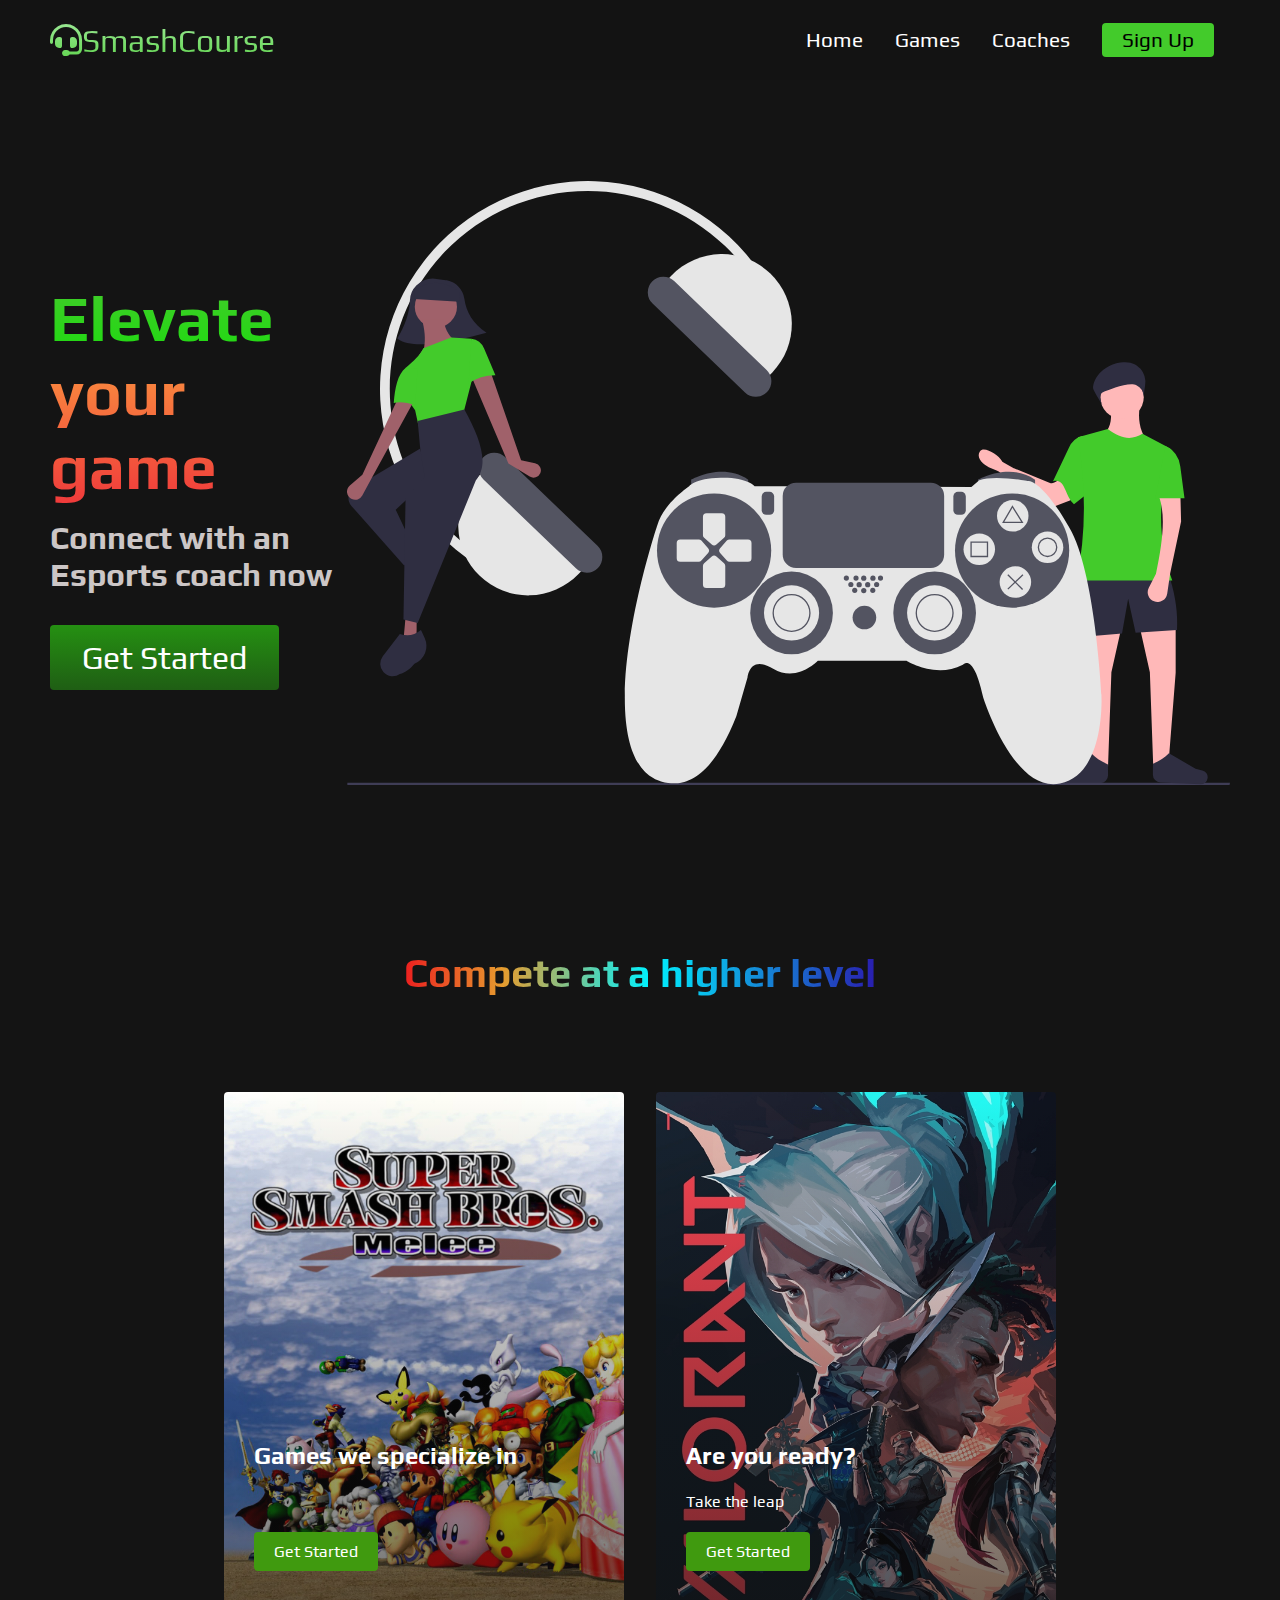
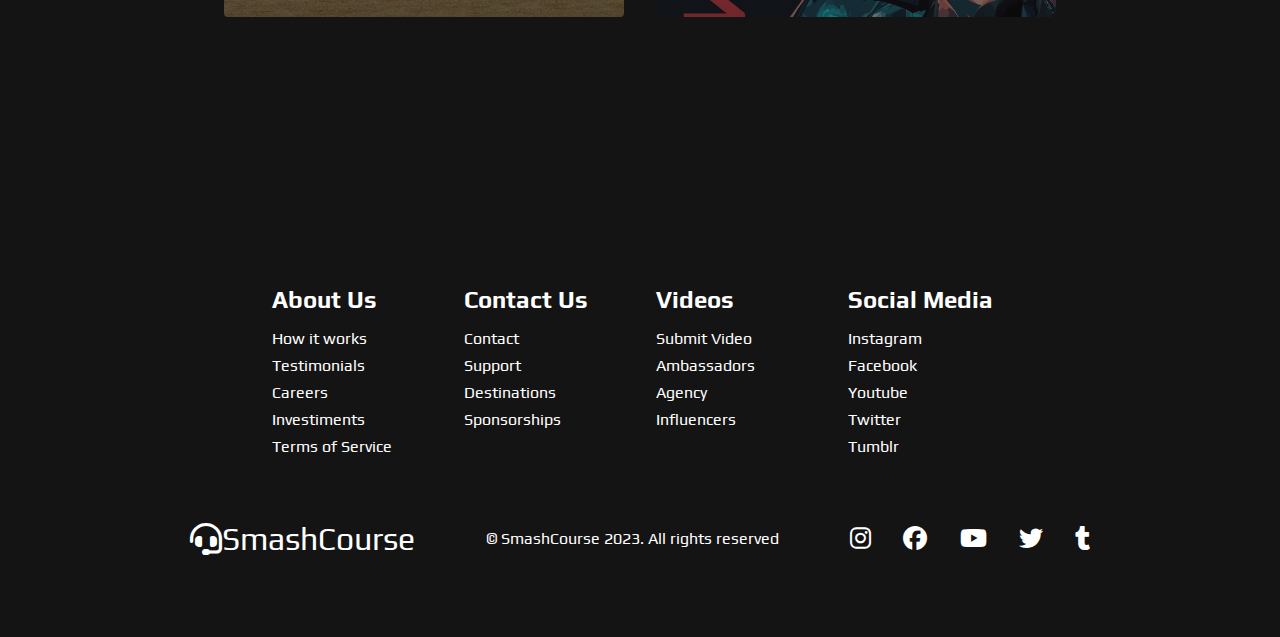
<file: index.html>
<!DOCTYPE html>
<html lang="en">
<head>
    <meta charset="UTF-8">
    <meta name="viewport" content="width=device-width, initial-scale=1.0">
    <link rel="preconnect" href="https://fonts.googleapis.com">
    <link rel="preconnect" href="https://fonts.gstatic.com" crossorigin>
    <link href="https://fonts.googleapis.com/css2?family=Play&display=swap" rel="stylesheet">
    <link rel="stylesheet" href="https://cdnjs.cloudflare.com/ajax/libs/font-awesome/6.4.2/css/all.min.css">
    <link rel="stylesheet" href="style.css">
    <title>Website</title>
</head>
<body>

    <!--NAVBAR-->
    <nav class="navbar">
        <div class="navbar__container">
            <a href="index.html" id="navbar__logo"><i id="fa-headset" class="fa-solid fa-headset"></i>SmashCourse</a>
            <div class="navbar__toggle" id="mobile-menu">
                <span class="bar"></span>
                <span class="bar"></span>
                <span class="bar"></span>
            </div>
            <ul class="navbar__menu">
                <li class="navbar__item">
                    <a href="index.html" class="navbar__links">Home</a>
                </li>
                <li class="navbar__item">
                    <a href="services.html" class="navbar__links">Games</a>
                </li>
                <li class="navbar__item">
                    <a href="coaches.html" class="navbar__links">Coaches</a>
                </li>
                <li class="navbar__btn">
                    <a href="Signup.html" class="button">Sign Up</a>
                </li>
            </ul>
        </div>
    </nav>
    <!--NAVBAR-->

    <!--Hero-->
    <div class="main">
        <div class="main__container">
            <div class="main__content">
                <h1>Elevate</h1>
                <h2>your game</h2>
                <p>Connect with an Esports coach now</p>
                <button class="main__btn"><a href="/">Get Started</a></button>
            </div>
            <div class="main__img--container">
                <img id="main" src="images/pic1.svg" alt="pic">
            </div>
        </div>
    </div>

    <!--SERVICES TAB-->
    <div class="services">
        <h1>Compete at a higher level</h1>
        <div class="services__container">
            <div class="services__card">
                <h2>Games we specialize in</h2>
                <button>Get Started</button>
            </div>
            <div class="services__card">
                <h2>Are you ready?</h2>
                <p>Take the leap</p>
                <button>Get Started</button>
            </div>
        </div>
    </div>

    <!--footer section-->
    <div class="footer__container">
        <div class="footer__links">
            <div class="footer__link--wrapper">
                <div class="footer__link--items">
                    <h2>About Us</h2>
                    <a href="/">How it works</a>
                    <a href="/">Testimonials</a>
                    <a href="/">Careers</a>
                    <a href="/">Investiments</a>
                    <a href="/">Terms of Service</a>
                </div>
                <div class="footer__link--items">
                    <h2>Contact Us</h2>
                    <a href="/">Contact</a>
                    <a href="/">Support</a>
                    <a href="/">Destinations</a>
                    <a href="/">Sponsorships</a>
                </div>
            </div>
            <div class="footer__link--wrapper">
                <div class="footer__link--items">
                    <h2>Videos</h2>
                    <a href="/">Submit Video</a>
                    <a href="/">Ambassadors</a>
                    <a href="/">Agency</a>
                    <a href="/">Influencers</a>
                </div>
                <div class="footer__link--items">
                    <h2>Social Media</h2>
                    <a href="/">Instagram</a>
                    <a href="/">Facebook</a>
                    <a href="/">Youtube</a>
                    <a href="/">Twitter</a>
                    <a href="/">Tumblr</a>
                </div>
            </div>
        </div>
        <div class="social__media">
            <div class="social__media--wrap">
                <div class="footer__logo">
                    <a href="/" id="footer__logo"><i class="fa-solid fa-headset"></i>SmashCourse</a>
                </div>
                <p class="website__rights">© SmashCourse 2023. All rights reserved</p>
                <div class="social__icons">
                    <a href="/" class="social__icons--link" target="_blank">
                        <i class="fa-brands fa-instagram"></i>
                    </a>
                    <a href="/" class="social__icons--link" target="_blank">
                        <i class="fa-brands fa-facebook"></i>
                    </a>
                    <a href="/" class="social__icons--link" target="_blank">
                        <i class="fa-brands fa-youtube"></i>
                    </a>
                    <a href="/" class="social__icons--link" target="_blank">
                        <i class="fa-brands fa-twitter"></i>
                    </a>
                    <a href="/" class="social__icons--link" target="_blank">
                        <i class="fa-brands fa-tumblr"></i>
                    </a>
                </div>
            </div>
        </div>
    </div>

    <script src="app.js"></script>
</body>
</html>
</file>
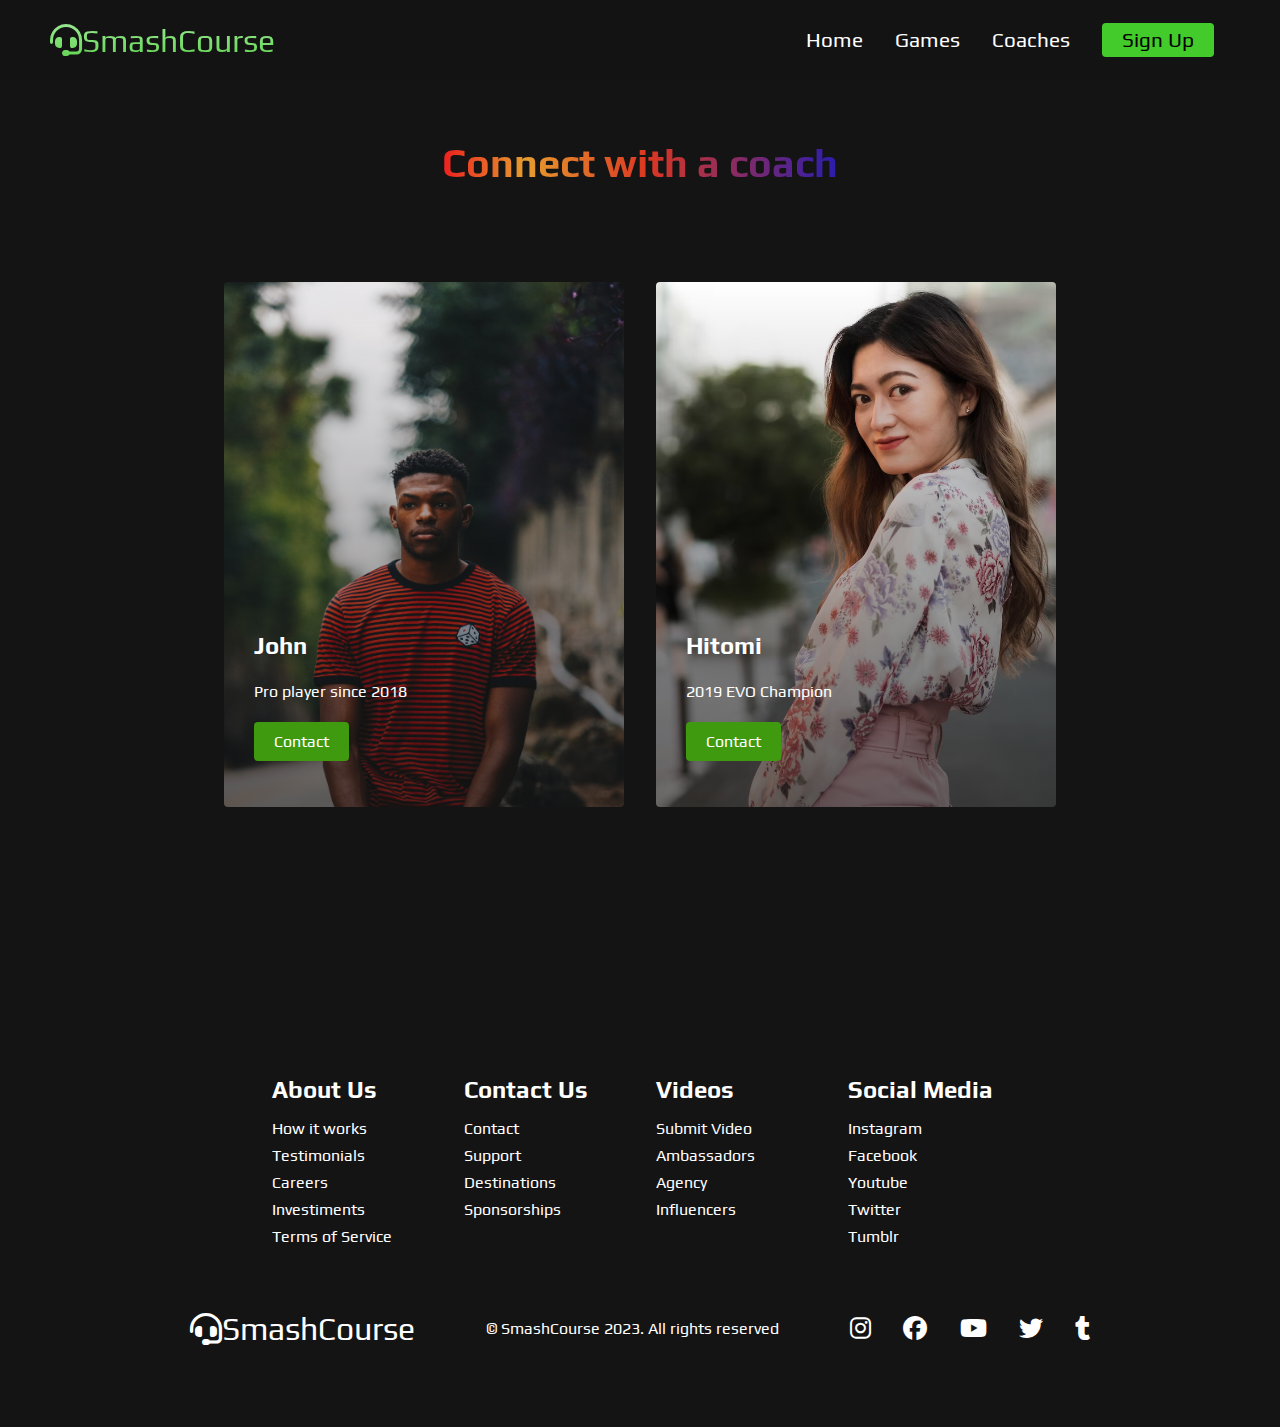
<file: coaches.html>
<!DOCTYPE html>
<html lang="en">
<head>
    <meta charset="UTF-8">
    <meta name="viewport" content="width=device-width, initial-scale=1.0">
    <link rel="preconnect" href="https://fonts.googleapis.com">
    <link rel="preconnect" href="https://fonts.gstatic.com" crossorigin>
    <link href="https://fonts.googleapis.com/css2?family=Play&display=swap" rel="stylesheet">
    <link rel="stylesheet" href="https://cdnjs.cloudflare.com/ajax/libs/font-awesome/6.4.2/css/all.min.css">
    <link rel="stylesheet" href="coaches.style.css">
    <title>Website</title>
</head>
<body>

    <!--NAVBAR-->
    <nav class="navbar">
        <div class="navbar__container">
            <a href="/" id="navbar__logo"><i class="fa-solid fa-headset"></i>SmashCourse</a>
            <div class="navbar__toggle" id="mobile-menu">
                <span class="bar"></span>
                <span class="bar"></span>
                <span class="bar"></span>
            </div>
            <ul class="navbar__menu">
                <li class="navbar__item">
                    <a href="index.html" class="navbar__links">Home</a>
                </li>
                <li class="navbar__item">
                    <a href="services.html" class="navbar__links">Games</a>
                </li>
                <li class="navbar__item">
                    <a href="coaches.html" class="navbar__links">Coaches</a>
                </li>
                <li class="navbar__btn">
                    <a href="Signup.html" class="button">Sign Up</a>
                </li>
            </ul>
        </div>
    </nav>
    <!--NAVBAR-->


    <!--SERVICES TAB-->
    <div class="services">
        <h1>Connect with a coach</h1>
        <div class="services__container">
            <div class="services__card">
                <h2>John</h2>
                <p>Pro player since 2018</p>
                <button>Contact</button>
            </div>
            <div class="services__card">
                <h2>Hitomi</h2>
                <p>2019 EVO Champion</p>
                <button>Contact</button>
            </div>
        </div>
    </div>

    <!--footer section-->
    <div class="footer__container">
        <div class="footer__links">
            <div class="footer__link--wrapper">
                <div class="footer__link--items">
                    <h2>About Us</h2>
                    <a href="/">How it works</a>
                    <a href="/">Testimonials</a>
                    <a href="/">Careers</a>
                    <a href="/">Investiments</a>
                    <a href="/">Terms of Service</a>
                </div>
                <div class="footer__link--items">
                    <h2>Contact Us</h2>
                    <a href="/">Contact</a>
                    <a href="/">Support</a>
                    <a href="/">Destinations</a>
                    <a href="/">Sponsorships</a>
                </div>
            </div>
            <div class="footer__link--wrapper">
                <div class="footer__link--items">
                    <h2>Videos</h2>
                    <a href="/">Submit Video</a>
                    <a href="/">Ambassadors</a>
                    <a href="/">Agency</a>
                    <a href="/">Influencers</a>
                </div>
                <div class="footer__link--items">
                    <h2>Social Media</h2>
                    <a href="/">Instagram</a>
                    <a href="/">Facebook</a>
                    <a href="/">Youtube</a>
                    <a href="/">Twitter</a>
                    <a href="/">Tumblr</a>
                </div>
            </div>
        </div>
        <div class="social__media">
            <div class="social__media--wrap">
                <div class="footer__logo">
                    <a href="/" id="footer__logo"><i class="fa-solid fa-headset"></i>SmashCourse</a>
                </div>
                <p class="website__rights">© SmashCourse 2023. All rights reserved</p>
                <div class="social__icons">
                    <a href="/" class="social__icons--link" target="_blank">
                        <i class="fa-brands fa-instagram"></i>
                    </a>
                    <a href="/" class="social__icons--link" target="_blank">
                        <i class="fa-brands fa-facebook"></i>
                    </a>
                    <a href="/" class="social__icons--link" target="_blank">
                        <i class="fa-brands fa-youtube"></i>
                    </a>
                    <a href="/" class="social__icons--link" target="_blank">
                        <i class="fa-brands fa-twitter"></i>
                    </a>
                    <a href="/" class="social__icons--link" target="_blank">
                        <i class="fa-brands fa-tumblr"></i>
                    </a>
                </div>
            </div>
        </div>
    </div>

    <script src="app.js"></script>
</body>
</html>
</file>
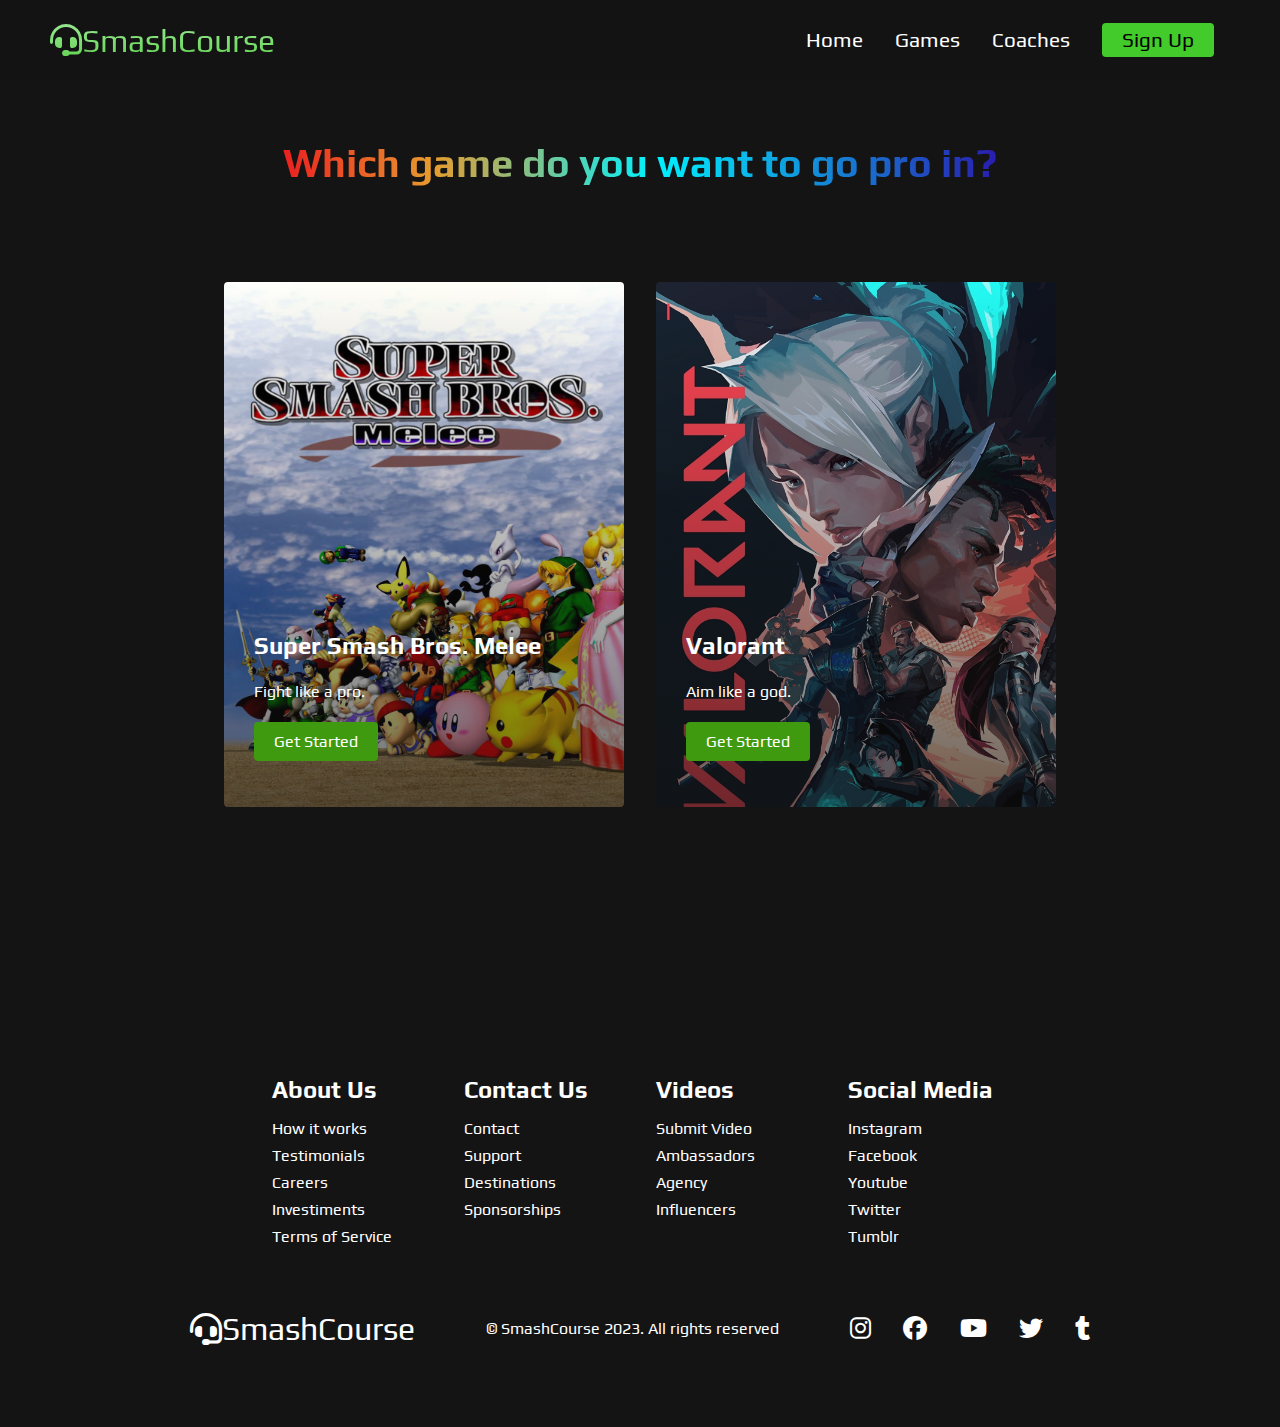
<file: services.html>
<!DOCTYPE html>
<html lang="en">
<head>
    <meta charset="UTF-8">
    <meta name="viewport" content="width=device-width, initial-scale=1.0">
    <link rel="preconnect" href="https://fonts.googleapis.com">
    <link rel="preconnect" href="https://fonts.gstatic.com" crossorigin>
    <link href="https://fonts.googleapis.com/css2?family=Play&display=swap" rel="stylesheet">
    <link rel="stylesheet" href="https://cdnjs.cloudflare.com/ajax/libs/font-awesome/6.4.2/css/all.min.css">
    <link rel="stylesheet" href="style.css">
    <title>Website</title>
</head>
<body>
    <!--NAVBAR-->
    <nav class="navbar">
        <div class="navbar__container">
            <a href="/" id="navbar__logo"><i class="fa-solid fa-headset"></i>SmashCourse</a>
            <div class="navbar__toggle" id="mobile-menu">
                <span class="bar"></span>
                <span class="bar"></span>
                <span class="bar"></span>
            </div>
            <ul class="navbar__menu">
                <li class="navbar__item">
                    <a href="index.html" class="navbar__links">Home</a>
                </li>
                <li class="navbar__item">
                    <a href="services.html" class="navbar__links">Games</a>
                </li>
                <li class="navbar__item">
                    <a href="coaches.html" class="navbar__links">Coaches</a>
                </li>
                <li class="navbar__btn">
                    <a href="Signup.html" class="button">Sign Up</a>
                </li>
            </ul>
        </div>
    </nav>
    <!--NAVBAR-->

    <!--SERVICES TAB-->
    <div class="services">
        <h1>Which game do you want to go pro in?</h1>
        <div class="services__container">
            <div class="services__card">
                <h2>Super Smash Bros. Melee</h2>
                <p>Fight like a pro.</p>
                <button>Get Started</button>
            </div>
            <div class="services__card">
                <h2>Valorant</h2>
                <p>Aim like a god.</p>
                <button>Get Started</button>
            </div>
        </div>
    </div>

    <!--footer section-->
    <div class="footer__container">
        <div class="footer__links">
            <div class="footer__link--wrapper">
                <div class="footer__link--items">
                    <h2>About Us</h2>
                    <a href="/">How it works</a>
                    <a href="/">Testimonials</a>
                    <a href="/">Careers</a>
                    <a href="/">Investiments</a>
                    <a href="/">Terms of Service</a>
                </div>
                <div class="footer__link--items">
                    <h2>Contact Us</h2>
                    <a href="/">Contact</a>
                    <a href="/">Support</a>
                    <a href="/">Destinations</a>
                    <a href="/">Sponsorships</a>
                </div>
            </div>
            <div class="footer__link--wrapper">
                <div class="footer__link--items">
                    <h2>Videos</h2>
                    <a href="/">Submit Video</a>
                    <a href="/">Ambassadors</a>
                    <a href="/">Agency</a>
                    <a href="/">Influencers</a>
                </div>
                <div class="footer__link--items">
                    <h2>Social Media</h2>
                    <a href="/">Instagram</a>
                    <a href="/">Facebook</a>
                    <a href="/">Youtube</a>
                    <a href="/">Twitter</a>
                    <a href="/">Tumblr</a>
                </div>
            </div>
        </div>
        <div class="social__media">
            <div class="social__media--wrap">
                <div class="footer__logo">
                    <a href="/" id="footer__logo"><i class="fa-solid fa-headset"></i>SmashCourse</a>
                </div>
                <p class="website__rights">© SmashCourse 2023. All rights reserved</p>
                <div class="social__icons">
                    <a href="/" class="social__icons--link" target="_blank">
                        <i class="fa-brands fa-instagram"></i>
                    </a>
                    <a href="/" class="social__icons--link" target="_blank">
                        <i class="fa-brands fa-facebook"></i>
                    </a>
                    <a href="/" class="social__icons--link" target="_blank">
                        <i class="fa-brands fa-youtube"></i>
                    </a>
                    <a href="/" class="social__icons--link" target="_blank">
                        <i class="fa-brands fa-twitter"></i>
                    </a>
                    <a href="/" class="social__icons--link" target="_blank">
                        <i class="fa-brands fa-tumblr"></i>
                    </a>
                </div>
            </div>
        </div>
    </div>

    <script src="app.js"></script>
</body>
</html>
</file>
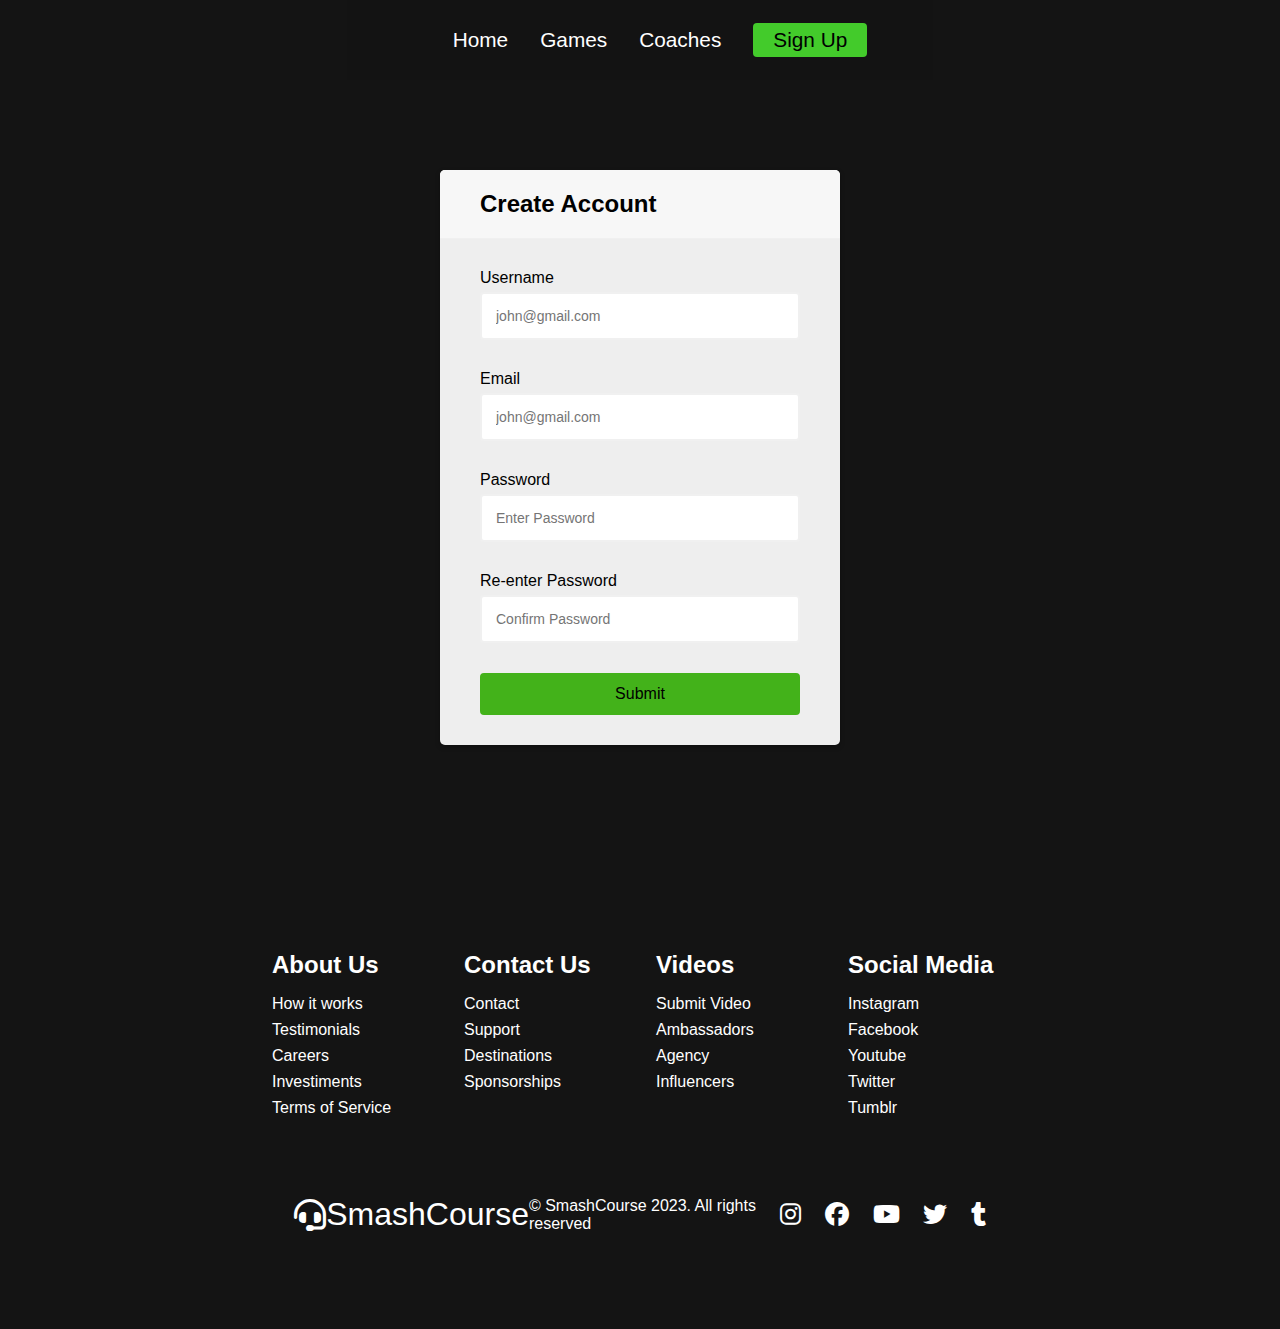
<file: Signup.html>
<!DOCTYPE html>
<html lang="en">
<head>
    <meta charset="UTF-8">
    <meta name="viewport" content="width=device-width, initial-scale=1.0">
    <link rel="preconnect" href="https://fonts.googleapis.com">
    <link rel="preconnect" href="https://fonts.gstatic.com" crossorigin>
    <link href="https://fonts.googleapis.com/css2?family=Chakra+Petch:wght@300&family=Quicksand:wght@300&family=Roboto+Mono&family=Work+Sans&display=swap" rel="stylesheet">
    <link rel="stylesheet" href="https://cdnjs.cloudflare.com/ajax/libs/font-awesome/6.4.2/css/all.min.css">
    <link rel="stylesheet" href="Signup.css">
    <title>Form Validation</title>
</head>
<body>
    <!--NAV-->
    <nav class="navbar">
        <div class="navbar__container">
            <div class="navbar__toggle" id="mobile-menu">
                <span class="bar"></span>
                <span class="bar"></span>
                <span class="bar"></span>
            </div>
            <ul class="navbar__menu">
                <li class="navbar__item">
                    <a href="index.html" class="navbar__links">Home</a>
                </li>
                <li class="navbar__item">
                    <a href="services.html" class="navbar__links">Games</a>
                </li>
                <li class="navbar__item">
                    <a href="coaches.html" class="navbar__links">Coaches</a>
                </li>
                <li class="navbar__btn">
                    <a href="Signup.html" class="button">Sign Up</a>
                </li>
            </ul>
        </div>
    </nav>
    <!--NAV-->
    <div class="container">
        <div class="header">
            <h2>Create Account</h2>
        </div>
        <form class="form" id="form">
        <!--Username-->
            <div class="form-control">
                <label>Username</label> 
                <input id="username" type="text" placeholder="john@gmail.com">
                <i class="fa-solid fa-check"></i>
                <i class="fa-solid fa-exclamation"></i>
                <small>Error Message</small>
                </div>
        <!--Email-->
            <div class="form-control">
                <label>Email</label> 
                <input id="email" type="email" placeholder="john@gmail.com">
                <i class="fa-solid fa-check"></i>
                <i class="fa-solid fa-exclamation"></i>
                <small>Error Message</small>
            </div>
        <!--Password-->
            <div class="form-control">
                <label>Password</label> 
                <input id="password" type="password" placeholder="Enter Password">
                <i class="fa-solid fa-check"></i>
                <i class="fa-solid fa-exclamation"></i>
                <small>Error Message</small>
            </div>
        <!--Password Confirmation-->
                <div class="form-control">
                <label>Re-enter Password</label> 
                <input id="password2" type="password" placeholder="Confirm Password">
                <i class="fa-solid fa-check"></i>
                <i class="fa-solid fa-exclamation"></i>
                <small>Error Message</small>
            </div>
            <button>Submit</button>
        </form>
    </div>
    <footer>
        <div class="footer__container">
            <div class="footer__links">
                <div class="footer__link--wrapper">
                    <div class="footer__link--items">
                        <h2>About Us</h2>
                        <a href="/">How it works</a>
                        <a href="/">Testimonials</a>
                        <a href="/">Careers</a>
                        <a href="/">Investiments</a>
                        <a href="/">Terms of Service</a>
                    </div>
                    <div class="footer__link--items">
                        <h2>Contact Us</h2>
                        <a href="/">Contact</a>
                        <a href="/">Support</a>
                        <a href="/">Destinations</a>
                        <a href="/">Sponsorships</a>
                    </div>
                </div>
                <div class="footer__link--wrapper">
                    <div class="footer__link--items">
                        <h2>Videos</h2>
                        <a href="/">Submit Video</a>
                        <a href="/">Ambassadors</a>
                        <a href="/">Agency</a>
                        <a href="/">Influencers</a>
                    </div>
                    <div class="footer__link--items">
                        <h2>Social Media</h2>
                        <a href="/">Instagram</a>
                        <a href="/">Facebook</a>
                        <a href="/">Youtube</a>
                        <a href="/">Twitter</a>
                        <a href="/">Tumblr</a>
                    </div>
                </div>
            </div>
            <div class="social__media">
                <div class="social__media--wrap">
                    <div class="footer__logo">
                        <a href="/" id="footer__logo"><i class="fa-solid fa-headset"></i>SmashCourse</a>
                    </div>
                    <p class="website__rights">© SmashCourse 2023. All rights reserved</p>
                    <div class="social__icons">
                        <a href="/" class="social__icons--link" target="_blank">
                            <i class="fa-brands fa-instagram"></i>
                        </a>
                        <a href="/" class="social__icons--link" target="_blank">
                            <i class="fa-brands fa-facebook"></i>
                        </a>
                        <a href="/" class="social__icons--link" target="_blank">
                            <i class="fa-brands fa-youtube"></i>
                        </a>
                        <a href="/" class="social__icons--link" target="_blank">
                            <i class="fa-brands fa-twitter"></i>
                        </a>
                        <a href="/" class="social__icons--link" target="_blank">
                            <i class="fa-brands fa-tumblr"></i>
                        </a>
                    </div>
                </div>
            </div>
        </div>
    </footer>
    <script defer src="Signup.js"></script>
</body>
</html>
</file>
<file: style.css>
@import url('https://fonts.googleapis.com/css2?family=Play&display=swap');

* {  
    box-sizing: border-box;
    margin: 0;
    padding: 0;
    font-family: 'Play', sans-serif;
}



.navbar {
    background: #131313;
    height: 80px;
    display: flex;
    justify-content: center;
    align-items: center;
    font-size: 1.3rem;
    position: sticky;
    top: 0;
    z-index: 999; /* this keeps bar always visible on site*/
}

.navbar__container {
    display: flex;
    justify-content: space-between;
    height: 80px;
    z-index: 1;
    width: 100%;
    max-width: 1300px;
    margin: 0 auto;
    padding: 0 50px;
}

#navbar__logo {
    background-color: #ff8177;
    background-image: linear-gradient(to top, #43cb2b 0%, #bcf2bc 100%);
    background-size: 100%;
    -webkit-background-clip: text;
    -moz-background-clip: text;
    -webkit-text-fill-color: transparent;
    -moz-text-fill-color: transparent;
    display: flex;
    align-items: center;
    cursor: pointer;
    text-decoration: none;
    font-size: 2rem;
    font-weight: 100;
}


.navbar__menu {
    display: flex;
    align-items: center;
    list-style: none;
    text-align: center;
}

.navbar__item {
    height: 80px;
    opacity: 1;
    background-color: #131313;
}

.navbar__links {
    color: #fff;
    display: flex;
    align-items: center;
    justify-content: center;
    text-decoration: none;
    padding: 0 1rem;
    height: 100%;
}

.navbar__btn {
    display: flex;
    justify-content: center;
    align-items: center;
    padding: 0 1rem;
    width: 100%;
}

.button {
    display: flex;
    justify-content: center;
    align-items: center;
    text-decoration: none;
    padding: 5px 20px;
    height: 100%;
    width: 100%;
    border: none;
    outline: none;
    border-radius: 4px;
    background: #43cb2b;
    color: black;
}

.button:hover {
    background: #131313;
    color: #43cb2b;
    transition: all 0.3s ease;
}

.navbar__links:hover {
    color: #43cb2b;
    transition: all .3s ease;
}

@media screen and (max-width: 960px) {
    .navbar__container {
        display: flex;
        justify-content: space-between;
        height: 80px;
        z-index: 1;
        width: 100%;
        max-width: 1300px;
        padding: 0;
    }

    .navbar__menu {
        display: grid;
        grid-template-columns: auto;
        margin: 0;
        width: 100%;
        position: absolute;
        transition: all 0.5s ease;
        max-height: 0;
        overflow: hidden;
        height: 50vh;
        z-index: -1;
        background: #131313;
        opacity: 1;        
    }

    .navbar__menu.active {
        background: #131313;
        top: 100%;
        
        transition: all 0.5s ease;
        z-index: 10000;
        height: 50vh;
        font-size: 1.6rem;
        overflow: visible;
    }

    #navbar__logo {
        padding-left: 25px;
    }

    .navbar__toggle .bar {
        width: 25px;
        height: 3px;
        margin: 5px auto;
        transition: all 0.3s ease-in-out;
        background: #fff;
    }

    .navbar__item {
        width: 100%;
    }

    .navbar__links {
        text-align: center;
        padding: 2rem;
        width: 100%;
        display: table;

    }

    #mobile-menu {
        position: absolute;
        top: 20%;
        right: 5%;
        transform: translate(5%, 20%);

    }

    .navbar__btn {
        padding-bottom: 2rem;
    }

    .button {
        display: flex;
        justify-content: center;
        align-items: center;
        width: 80%;
        height: 80px;
        margin: 0;
    }

    .navbar__toggle .bar {
        display: block;
        cursor: pointer;
    }

    #mobile-menu.is-active .bar:nth-child(2) {
        opacity: 0;
    }
    #mobile-menu.is-active .bar:nth-child(1) {
        transform: translateY(8px) rotate(45deg);
    }
    #mobile-menu.is-active .bar:nth-child(3) {
        transform: translateY(-8px) rotate(-45deg);
    }
}

/*hero section */

.main {
    background-color: #141414;
}
.main__container {
    display: grid;
    grid-template-columns: 1fr 1fr;
    align-items: center;
    justify-self: center;
    margin: 0 auto;
    height: 90vh;
    background-color: #141414;
    z-index: 1;
    width: 100%;
    max-width: 1300px;
    padding: 0 50px;
}

.main__content h1 {
    font-size: 4rem;
    background-color: #43cb2b;
    background-image: linear-gradient(to top, #1fda11 0%, #43cb2b 100%);
    background-size: 100%;
    -webkit-background-clip: text;
    -moz-background-clip: text;
    -webkit-text-fill-color: transparent;
    -moz-text-fill-color: transparent
}

.main__content h2 {
    font-size: 4rem;
    background-color: #43cb2b;
    background-image: linear-gradient(to top, #f03b3b 0%, #fa933f 100%);
    background-size: 100%;
    -webkit-background-clip: text;
    -moz-background-clip: text;
    -webkit-text-fill-color: transparent;
    -moz-text-fill-color: transparent
}

.main__content p {
    margin-top: 1rem;
    font-size: 2rem;
    font-weight: 600;
    color: #ccc6c6;
}

.main__btn {
    font-size: 1rem;
    background-image: linear-gradient(to top, #1f5e14 0%, #259012);
    padding: 14px 32px;
    font-size: 2rem;
    border: none;
    border-radius: 4px;
    color: #fff;
    margin-top: 2rem;
    cursor: pointer;
    position: relative;
    transition: all 0.35s;
    outline: none;
}

.main__btn a {
    position: relative;
    z-index: 2;
    color: #fff;
    text-decoration: none;
}

/*button hover effect*/
.main__btn:after {
    position: absolute;
    content: '';
    top: 0;
    left: 0;
    width: 0;
    height: 100%;
    background: rgb(64, 64, 206);
    transition: all 0.35s;
    border-radius: 4px;
}

.main__btn:hover {
    color: #fff;
}

.main__btn:hover:after {
    width: 100%;
}

.main__img--container {
    text-align: center;
}

.main__img--container #main {
    height: 604px;
    width: 883px;
}

/*mobile responsiveness*/
@media screen and (max-width: 768px) {
    .main__container{
        display: flex;
        flex-direction: column;
        text-align: center;
        align-items: center;
        justify-self: center;
        width: 100%;
        margin: 0 auto;
        height: 100%;
    }

    .main__content{
        text-align: center;
        margin-bottom: 4rem;
    }

    .main__content h1 {
     font-size: 2.5rem;
    margin-top: 2rem;
    }

    .main__content h2 {
        font-size: 3rem;
    }

    .main__content p {
        margin-top: 1rem;
        font-size: 1.5rem;
    }

    .main__img--container {
        text-align: center;
    }

    .main__img--container #main {
        height: 100%;
        width: 100%;
    }
}


@media screen and (max-width: 480px) {
    .main__container{
        display: flex;
        flex-direction: column;
        align-items: center;
        justify-self: center;
        width: 100%;
        margin: 0 auto;
        height: 100%;
    }

    .main__content{
        text-align: center;
        margin-bottom: 4rem;
    }

    .main__content h1 {
     font-size: 2rem;
     margin-top: 3rem;
    }

    .main__content h2 {
        font-size: 2rem;
    }

    .main__content p {
        margin-top: 2rem;
        font-size: 1.5rem;
    }

    .main__btn {
        padding: 12px 36px;
        margin: 2.5rem 0;
    }

    .main__img--container {
        text-align: center;
    }

    .main__img--container #main {
        height: 100%;
        width: 100%;
    }
}

/*services section */

.services {
    background: #141414;
    display: flex;
    flex-direction: column;
    align-items: center;
    height: 100vh;
}

.services h1{
    background-color: #d10c0c;
    background-image: linear-gradient(to right, #ec1f1f 0%, #e69c2e 21%, #00f2ff 52%, #291daf 100%);
    background-size: 100%;
    margin-bottom: 5rem;
    font-size: 2.5rem;
    -webkit-background-clip: text;
    -moz-background-clip: text;
    -webkit-text-fill-color: transparent;
    -moz-text-fill-color: transparent;
    margin-top: 60px;
}

.services__container {
    display: flex;
    justify-content: center;
    flex-wrap: wrap;
}

.services__card {
    margin: 1rem;
    height: 525px;
    width: 400px;
    border-radius: 4px;
    background-image: linear-gradient(to bottom, rgba(0,0,0,0) 0%, rgba(17,17,17,0.6) 100%), url('images/melee.jpg');
    background-size: cover;
    position: relative;
    color: #fff;
}

.services__card:nth-child(2) {
    margin: 1rem;
    height: 525px;
    width: 400px;
    border-radius: 4px;
    background-image: linear-gradient(to bottom, rgba(0,0,0,0) 0%, rgba(17,17,17,0.6) 100%), url('images/valorant.jpg');
    background-size: cover;
    position: relative;
    color: #fff;

}

.services h2 {
    position: absolute;
    top: 350px;
    left: 30px;
}

.services__card p {
    position: absolute;
    top: 400px;
    left: 30px;
}

.services__card button {
    color: #fff;
    padding: 10px 20px;
    border: none;
    outline: none;
    border-radius: 4px;
    background: #409a0f;
    position: absolute;
    top: 440px;
    left: 30px;
    font-size: 1rem;
    cursor: pointer;
}

.services__card:hover {
    transform: scale(1.075);
    transition: 0.2s ease-in;
    cursor: pointer;
}

@media screen and (max-width: 960px) {
    .services {
        height: 1600px;
    }
    
    .services h1 {
        font-size: 2rem;
        margin-top: 12rem;
    }

    .services__card {
        width: 80%;
    }




    @media screen and (max-width: 480px) {
        .services {
            height: 1400px;
        }

        .services h1 {
            font-size: 1.2rem;
        }

        .services__card {
            width: 80%;
        }


    }
}

/*footer CSS*/

.footer__container {
    background-color: #141414;
    padding: 5rem 0;
    display: flex;
    flex-direction: column;
    justify-content: center;
    align-items: center;
}

#footer__logo {
    color: #fff;
    display: flex;
    align-items: center;
    cursor: pointer;
    text-decoration: none;
    font-size: 2rem;
}

.footer__links {
    width: 100%;
    max-width: 1000px;
    display: flex;
    justify-content: center;
}

.footer__link--wrapper{
    display: flex;
}

.footer__link--items {
    display: flex;
    flex-direction: column;
    align-items: flex-start;
    margin: 16px;
    text-align: left;
    width: 160px;
    box-sizing: border-box;
}

.footer__link--items h2 {
    margin-bottom: 16px;
}

.footer__link--items > h2 {
    color: #fff;
}

.footer__link--items a {
    color: #fff;
    text-decoration: none;
    margin-bottom: 0.5rem;
}

.footer__link--items a:hover{
    color: #e9e9e9;
    transition: 0.3s ease-out;
}

/*social icons*/
.social__icons--link{
    color: #fff;
    font-size: 24px;
}

.social__media {
    max-width: 1000px;
    width: 100%;
}

.social__media--wrap {
    display: flex;
    justify-content: space-between;
    align-items: center;
    width: 90%;
    max-width: 1000px;
    margin: 40px auto 0 auto;
}

.social__icons {
    display: flex;
    justify-content: space-between;
    align-items: center;
    width: 240px;
}

.social__logo {
    color: #fff;
    justify-self: flex-start;
    margin-left: 20px;
    cursor: pointer;
    text-decoration: none;
    font-size: 2rem;
    display: flex;
    align-items: center;
    margin-bottom: 16px;
}

.website__rights {
    color: #fff;
}

@media screen and (max-width: 820px) {
    .footer__links {
        padding-top: 2rem;
    }

    #footer__logo {
        margin-bottom: 2rem;
    }

    .website__rights {
        margin-bottom: 2rem;
    }

    .footer__link--wrapper{
        flex-direction: column;
    }

    .social__media--wrap {
        flex-direction: column;
    }
}

@media screen and (max-width: 480px) {
    .footer__link--items{
        margin: 0;
        padding: 10px;
        width: 100%;
    }
}
</file>
<file: coaches.style.css>
@import url('https://fonts.googleapis.com/css2?family=Play&display=swap');

* {  
    box-sizing: border-box;
    margin: 0;
    padding: 0;
    font-family: 'Play', sans-serif;
}

.navbar {
    background: #131313;
    height: 80px;
    display: flex;
    justify-content: center;
    align-items: center;
    font-size: 1.3rem;
    position: sticky;
    top: 0;
    z-index: 999; /* this keeps bar always visible on site*/
}

.navbar__container {
    display: flex;
    justify-content: space-between;
    height: 80px;
    z-index: 1;
    width: 100%;
    max-width: 1300px;
    margin: 0 auto;
    padding: 0 50px;
}

#navbar__logo {
    background-color: #ff8177;
    background-image: linear-gradient(to top, #43cb2b 0%, #bcf2bc 100%);
    background-size: 100%;
    -webkit-background-clip: text;
    -moz-background-clip: text;
    -webkit-text-fill-color: transparent;
    -moz-text-fill-color: transparent;
    display: flex;
    align-items: center;
    cursor: pointer;
    text-decoration: none;
    font-size: 2rem;
    font-weight: 100;
}


.navbar__menu {
    display: flex;
    align-items: center;
    list-style: none;
    text-align: center;
}

.navbar__item {
    height: 80px;
    opacity: 1;
    background-color: #131313;
}

.navbar__links {
    color: #fff;
    display: flex;
    align-items: center;
    justify-content: center;
    text-decoration: none;
    padding: 0 1rem;
    height: 100%;
}

.navbar__btn {
    display: flex;
    justify-content: center;
    align-items: center;
    padding: 0 1rem;
    width: 100%;
}

.button {
    display: flex;
    justify-content: center;
    align-items: center;
    text-decoration: none;
    padding: 5px 20px;
    height: 100%;
    width: 100%;
    border: none;
    outline: none;
    border-radius: 4px;
    background: #43cb2b;
    color: black;
}

.button:hover {
    background: #131313;
    color: #43cb2b;
    transition: all 0.3s ease;
}

.navbar__links:hover {
    color: #43cb2b;
    transition: all .3s ease;
}

@media screen and (max-width: 960px) {
    .navbar__container {
        display: flex;
        justify-content: space-between;
        height: 80px;
        z-index: 1;
        width: 100%;
        max-width: 1300px;
        padding: 0;
    }

    .navbar__menu {
        display: grid;
        grid-template-columns: auto;
        margin: 0;
        width: 100%;
        position: absolute;
        transition: all 0.5s ease;
        max-height: 0;
        overflow: hidden;
        height: 50vh;
        z-index: -1;
        background: #131313;
        opacity: 1;        
    }

    .navbar__menu.active {
        background: #131313;
        top: 100%;
        
        transition: all 0.5s ease;
        z-index: 10000;
        height: 50vh;
        font-size: 1.6rem;
        overflow: visible;
    }

    #navbar__logo {
        padding-left: 25px;
    }

    .navbar__toggle .bar {
        width: 25px;
        height: 3px;
        margin: 5px auto;
        transition: all 0.3s ease-in-out;
        background: #fff;
    }

    .navbar__item {
        width: 100%;
    }

    .navbar__links {
        text-align: center;
        padding: 2rem;
        width: 100%;
        display: table;

    }

    #mobile-menu {
        position: absolute;
        top: 20%;
        right: 5%;
        transform: translate(5%, 20%);

    }

    .navbar__btn {
        padding-bottom: 2rem;
    }

    .button {
        display: flex;
        justify-content: center;
        align-items: center;
        width: 80%;
        height: 80px;
        margin: 0;
    }

    .navbar__toggle .bar {
        display: block;
        cursor: pointer;
    }

    #mobile-menu.is-active .bar:nth-child(2) {
        opacity: 0;
    }
    #mobile-menu.is-active .bar:nth-child(1) {
        transform: translateY(8px) rotate(45deg);
    }
    #mobile-menu.is-active .bar:nth-child(3) {
        transform: translateY(-8px) rotate(-45deg);
    }
}

/*hero section */

.main {
    background-color: #141414;
}
.main__container {
    display: grid;
    grid-template-columns: 1fr 1fr;
    align-items: center;
    justify-self: center;
    margin: 0 auto;
    height: 90vh;
    background-color: #141414;
    z-index: 1;
    width: 100%;
    max-width: 1300px;
    padding: 0 50px;
}

.main__content h1 {
    font-size: 4rem;
    background-color: #43cb2b;
    background-image: linear-gradient(to top, #31c440 0%, #43cb2b 100%);
    background-size: 100%;
    -webkit-background-clip: text;
    -moz-background-clip: text;
    -webkit-text-fill-color: transparent;
    -moz-text-fill-color: transparent
}

.main__content h2 {
    font-size: 4rem;
    background-color: #43cb2b;
    background-image: linear-gradient(to top, #f03b3b 0%, #fa933f 100%);
    background-size: 100%;
    -webkit-background-clip: text;
    -moz-background-clip: text;
    -webkit-text-fill-color: transparent;
    -moz-text-fill-color: transparent
}



.main__content p {
    margin-top: 1rem;
    font-size: 2rem;
    font-weight: 600;
    color: #ccc6c6;
}

.main__btn {
    font-size: 1rem;
    background-image: linear-gradient(to top, #1f5e14 0%, #259012);
    padding: 14px 32px;
    font-size: 2rem;
    border: none;
    border-radius: 4px;
    color: #fff;
    margin-top: 2rem;
    cursor: pointer;
    position: relative;
    transition: all 0.35s;
    outline: none;
}

.main__btn a {
    position: relative;
    z-index: 2;
    color: #fff;
    text-decoration: none;
}

/*button hover effect*/
.main__btn:after {
    position: absolute;
    content: '';
    top: 0;
    left: 0;
    width: 0;
    height: 100%;
    background: rgb(64, 64, 206);
    transition: all 0.35s;
    border-radius: 4px;
}

.main__btn:hover {
    color: #fff;
}

.main__btn:hover:after {
    width: 100%;
}

.main__img--container {
    text-align: center;
}

.main__img--container #main {
    height: 604px;
    width: 883px;
}

/*mobile responsiveness*/
@media screen and (max-width: 768px) {
    .main__container{
        display: flex;
        flex-direction: column;
        text-align: center;
        align-items: center;
        justify-self: center;
        width: 100%;
        margin: 0 auto;
        height: 100%;
    }

    .main__content{
        text-align: center;
        margin-bottom: 4rem;
    }

    .main__content h1 {
     font-size: 2.5rem;
    margin-top: 2rem;
    }

    .main__content h2 {
        font-size: 3rem;
    }

    .main__content p {
        margin-top: 1rem;
        font-size: 1.5rem;
    }

    .main__img--container {
        text-align: center;
    }

    .main__img--container #main {
        height: 100%;
        width: 100%;
    }
}


@media screen and (max-width: 480px) {
    .main__container{
        display: flex;
        flex-direction: column;
        align-items: center;
        justify-self: center;
        width: 100%;
        margin: 0 auto;
        height: 100%;
    }

    .main__content{
        text-align: center;
        margin-bottom: 4rem;
    }

    .main__content h1 {
     font-size: 2rem;
     margin-top: 3rem;
    }

    .main__content h2 {
        font-size: 2rem;
    }

    .main__content p {
        margin-top: 2rem;
        font-size: 1.5rem;
    }

    .main__btn {
        padding: 12px 36px;
        margin: 2.5rem 0;
    }

    .main__img--container {
        text-align: center;
    }

    .main__img--container #main {
        height: 100%;
        width: 100%;
    }
}

/*services section */

.services {
    background: #141414;
    display: flex;
    flex-direction: column;
    align-items: center;
    height: 100vh;
}

.services h1{
    background-color: #d10c0c;
    background-image: linear-gradient(to right, #ec1f1f 0%, #e69c2e 21%, #db3721 52%, #291daf 100%);
    background-size: 100%;
    margin-bottom: 5rem;
    font-size: 2.5rem;
    -webkit-background-clip: text;
    -moz-background-clip: text;
    -webkit-text-fill-color: transparent;
    -moz-text-fill-color: transparent;
    margin-top: 60px;
}

.services__container {
    display: flex;
    justify-content: center;
    flex-wrap: wrap;
}

.services__card {
    margin: 1rem;
    height: 525px;
    width: 400px;
    border-radius: 4px;
    background-image: linear-gradient(to bottom, rgba(0,0,0,0) 0%, rgba(17,17,17,0.6) 100%), url('images/John.jpg');
    background-size: cover;
    position: relative;
    color: #fff;
}

.services__card:nth-child(2) {
    margin: 1rem;
    height: 525px;
    width: 400px;
    border-radius: 4px;
    background-image: linear-gradient(to bottom, rgba(0,0,0,0) 0%, rgba(17,17,17,0.6) 100%), url('images/hitomi.jpg');
    background-size: cover;
    position: relative;
    color: #fff;

}

.services h2 {
    position: absolute;
    top: 350px;
    left: 30px;
}

.services__card p {
    position: absolute;
    top: 400px;
    left: 30px;
}

.services__card button {
    color: #fff;
    padding: 10px 20px;
    border: none;
    outline: none;
    border-radius: 4px;
    background: #409a0f;
    position: absolute;
    top: 440px;
    left: 30px;
    font-size: 1rem;
    cursor: pointer;
}

.services__card:hover {
    transform: scale(1.075);
    transition: 0.2s ease-in;
    cursor: pointer;
}

@media screen and (max-width: 960px) {
    .services {
        height: 1600px;
    }
    
    .services h1 {
        font-size: 2rem;
        margin-top: 12rem;
    }

    .services__card {
        width: 80%;
    }




    @media screen and (max-width: 480px) {
        .services {
            height: 1400px;
        }

        .services h1 {
            font-size: 1.2rem;
        }

        .services__card {
            width: 80%;
        }


    }
}

/*footer CSS*/

.footer__container {
    background-color: #141414;
    padding: 5rem 0;
    display: flex;
    flex-direction: column;
    justify-content: center;
    align-items: center;
}

#footer__logo {
    color: #fff;
    display: flex;
    align-items: center;
    cursor: pointer;
    text-decoration: none;
    font-size: 2rem;
}

.footer__links {
    width: 100%;
    max-width: 1000px;
    display: flex;
    justify-content: center;
}

.footer__link--wrapper{
    display: flex;
}

.footer__link--items {
    display: flex;
    flex-direction: column;
    align-items: flex-start;
    margin: 16px;
    text-align: left;
    width: 160px;
    box-sizing: border-box;
}

.footer__link--items h2 {
    margin-bottom: 16px;
}

.footer__link--items > h2 {
    color: #fff;
}

.footer__link--items a {
    color: #fff;
    text-decoration: none;
    margin-bottom: 0.5rem;
}

.footer__link--items a:hover{
    color: #e9e9e9;
    transition: 0.3s ease-out;
}

/*social icons*/
.social__icons--link{
    color: #fff;
    font-size: 24px;
}

.social__media {
    max-width: 1000px;
    width: 100%;
}

.social__media--wrap {
    display: flex;
    justify-content: space-between;
    align-items: center;
    width: 90%;
    max-width: 1000px;
    margin: 40px auto 0 auto;
}

.social__icons {
    display: flex;
    justify-content: space-between;
    align-items: center;
    width: 240px;
}

.social__logo {
    color: #fff;
    justify-self: flex-start;
    margin-left: 20px;
    cursor: pointer;
    text-decoration: none;
    font-size: 2rem;
    display: flex;
    align-items: center;
    margin-bottom: 16px;
}

.website__rights {
    color: #fff;
}

@media screen and (max-width: 820px) {
    .footer__links {
        padding-top: 2rem;
    }

    #footer__logo {
        margin-bottom: 2rem;
    }

    .website__rights {
        margin-bottom: 2rem;
    }

    .footer__link--wrapper{
        flex-direction: column;
    }

    .social__media--wrap {
        flex-direction: column;
    }
}

@media screen and (max-width: 480px) {
    .footer__link--items{
        margin: 0;
        padding: 10px;
        width: 100%;
    }
}
</file>
<file: Signup.css>
@import url('https://fonts.googleapis.com/css2?family=Chakra+Petch:wght@300&family=Quicksand:wght@300&family=Roboto+Mono&family=Work+Sans&display=swap');

        * {
            box-sizing: border-box;
            font-family: 'Play', sans-serif;
        }

        body {
            background-color: #141414;
            display: flex;
            flex-direction: column;
            align-items: center;
            justify-content: center;
            min-height: 100vh;
            margin: 0;
            font-family: 'Chakra Petch', sans-serif;
            font-family: 'Quicksand', sans-serif;
            font-family: 'Roboto Mono', monospace;
            font-family: 'Work Sans', sans-serif;
        }

        .navbar {
            background: #131313;
            height: 80px;
            display: flex;
            justify-content: center;
            align-items: center;
            font-size: 1.3rem;
            position: sticky;
            top: 0;
            z-index: 999; /* this keeps bar always visible on site*/
        }
        
        .navbar__container {
            display: flex;
            justify-content: space-between;
            height: 80px;
            z-index: 1;
            width: 100%;
            max-width: 1300px;
            margin: 0 auto;
            padding: 0 50px;
        }
        
        #navbar__logo {
            background-color: #ff8177;
            background-image: linear-gradient(to top, #43cb2b 0%, #bcf2bc 100%);
            background-size: 100%;
            -webkit-background-clip: text;
            -moz-background-clip: text;
            -webkit-text-fill-color: transparent;
            -moz-text-fill-color: transparent;
            display: flex;
            align-items: center;
            cursor: pointer;
            text-decoration: none;
            font-size: 2rem;
            font-weight: 100;
        }
        
        
        .navbar__menu {
            display: flex;
            align-items: center;
            list-style: none;
            text-align: center;
        }
        
        .navbar__item {
            height: 80px;
            opacity: 1;
            background-color: #131313;
        }
        
        .navbar__links {
            color: #fff;
            display: flex;
            align-items: center;
            justify-content: center;
            text-decoration: none;
            padding: 0 1rem;
            height: 100%;
        }
        
        .navbar__btn {
            display: flex;
            justify-content: center;
            align-items: center;
            padding: 0 1rem;
            width: 100%;
        }
        
        .button {
            display: flex;
            justify-content: center;
            align-items: center;
            text-decoration: none;
            padding: 5px 20px;
            height: 100%;
            width: 100%;
            border: none;
            outline: none;
            border-radius: 4px;
            background: #43cb2b;
            color: black;
        }
        
        .button:hover {
            background: #131313;
            color: #43cb2b;
            transition: all 0.3s ease;
        }
        
        .navbar__links:hover {
            color: #43cb2b;
            transition: all .3s ease;
        }
        
        @media screen and (max-width: 960px) {
            .navbar__container {
                display: flex;
                justify-content: space-between;
                height: 80px;
                z-index: 1;
                width: 100%;
                max-width: 1300px;
                padding: 0;
            }
        
            .navbar__menu {
                display: grid;
                grid-template-columns: auto;
                margin: 0;
                width: 100%;
                position: absolute;
                transition: all 0.5s ease;
                max-height: 0;
                overflow: hidden;
                height: 50vh;
                z-index: -1;
                background: #131313;
                opacity: 1;  
                align-items: center;
                justify-content: center;      
            }
        
            .navbar__menu.active {
                background: #131313;
                top: 100%;
                justify-content: center;
                width: 100%;
                transition: all 0.5s ease;
                z-index: 10000;
                height: 50vh;
                font-size: 1.6rem;
                overflow: visible;
            }
        
            #navbar__logo {
                padding-left: 25px;
            }
        
            .navbar__toggle .bar {
                width: 25px;
                height: 3px;
                margin: 5px auto;
                transition: all 0.3s ease-in-out;
                background: #fff;
            }
        
            .navbar__item {
                width: 100%;
            }
        
            .navbar__links {
                text-align: center;
                padding: 2rem;
                width: 100%;
                display: table;
        
            }
        
            #mobile-menu {
                position: absolute;
                top: 20%;
                right: 5%;
                transform: translate(5%, 20%);
        
            }
        
            .navbar__btn {
                padding-bottom: 2rem;
            }
        
            .button {
                display: flex;
                justify-content: center;
                align-items: center;
                width: 80%;
                height: 80px;
                margin: 0;
            }
        
            .navbar__toggle .bar {
                display: block;
                cursor: pointer;
            }
        
            #mobile-menu.is-active .bar:nth-child(2) {
                opacity: 0;
            }
            #mobile-menu.is-active .bar:nth-child(1) {
                transform: translateY(8px) rotate(45deg);
            }
            #mobile-menu.is-active .bar:nth-child(3) {
                transform: translateY(-8px) rotate(-45deg);
            }
        }

        .container {
            margin: 90px;
            display: flex;
            background-color: rgb(238, 238, 238);
            border-radius: 5px;
            box-shadow: 0 2px 5px rgba(0, 0, 0, 0.3);
            overflow: hidden; /* header goes past container a bit */
            width: 400px;
            max-width: 100%;
            flex-direction: column;
        }

        .header {
            background-color: #f7f7f7;
            border-bottom: 1px solid #f0f0f0;
            padding: 20px 40px;
        }

        .header h2 {
            margin: 0;
        }

        .form {
            padding: 30px 40px;
        }

        .form-control {
            margin-bottom: 10px;
            padding-bottom: 20px;
            position: relative; /* absolute position elements will be inside */
        }

        .form-control label {
            display: inline-block;
            margin-bottom: 5px;
        }

        .form-control input {
            border: 2px solid #f0f0f0;
            border-radius: 4px;
            display: block;
            font-size: 14px;
            font-size: 14px;
            width: 100%;
            padding: 14px;
        }

        .form-control.success input {
            border-color: rgb(6, 187, 6);
        }

        .form-control.error input {
            border-color: rgb(243, 89, 89);
        }

        .form-control i {
            visibility: hidden;
            position: absolute;
            top: 40px;
            right: 40px;
        }

        .form-control.success i.fa-check {
            visibility: visible;
            color: rgb(6, 187, 6);
        }

        .form-control.error i.fa-exclamation {
            visibility: visible;
            color: rgb(243, 89, 89);
        }

        .form-control small {
            visibility: hidden;
            position: absolute;
            bottom: 0;
            left: 0;
        }

        .form-control.error small {
            visibility: visible;
            position: absolute;
            color: rgb(243, 89, 89);
            bottom: 0;
            left: 0;
        }

        .form button {
            background-color: rgb(67, 178, 26);
            border: 2px solid rgb(67, 178, 26);
            color: black;
            display: block;
            padding: 10px;
            width: 100%;
            font-size: 16px;
            font-family: inherit;
            font-weight: 500;
            border-radius: 4px;
        }

        /*footer*/

        .footer__container {
            background-color: #141414;
            padding: 5rem 0;
            display: flex;
            flex-direction: column;
            justify-content: center;
            align-items: center;
        }
        
        #footer__logo {
            color: #fff;
            display: flex;
            align-items: center;
            cursor: pointer;
            text-decoration: none;
            font-size: 2rem;
        }
        
        .footer__links {
            width: 100%;
            max-width: 1000px;
            display: flex;
            justify-content: center;
        }
        
        .footer__link--wrapper{
            display: flex;
        }
        
        .footer__link--items {
            display: flex;
            flex-direction: column;
            align-items: flex-start;
            margin: 16px;
            text-align: left;
            width: 160px;
            box-sizing: border-box;
        }
        
        .footer__link--items h2 {
            margin-bottom: 16px;
        }
        
        .footer__link--items > h2 {
            color: #fff;
        }
        
        .footer__link--items a {
            color: #fff;
            text-decoration: none;
            margin-bottom: 0.5rem;
        }
        
        .footer__link--items a:hover{
            color: #e9e9e9;
            transition: 0.3s ease-out;
        }
        
        /*social icons*/
        .social__icons--link{
            color: #fff;
            font-size: 24px;
        }
        
        .social__media {
            max-width: 1000px;
            width: 100%;
        }
        
        .social__media--wrap {
            display: flex;
            justify-content: space-between;
            align-items: center;
            width: 90%;
            max-width: 1000px;
            margin: 40px auto 0 auto;
        }
        
        .social__icons {
            display: flex;
            justify-content: space-between;
            align-items: center;
            width: 240px;
        }
        
        .social__logo {
            color: #fff;
            justify-self: flex-start;
            margin-left: 20px;
            cursor: pointer;
            text-decoration: none;
            font-size: 2rem;
            display: flex;
            align-items: center;
            margin-bottom: 16px;
        }
        
        .website__rights {
            color: #fff;
        }
        
        @media screen and (max-width: 820px) {
            .footer__links {
                padding-top: 2rem;
            }
        
            #footer__logo {
                margin-bottom: 2rem;
            }
        
            .website__rights {
                margin-bottom: 2rem;
            }
        
            .footer__link--wrapper{
                flex-direction: column;
            }
        
            .social__media--wrap {
                flex-direction: column;
            }
        }
        
        @media screen and (max-width: 480px) {
            .footer__link--items{
                margin: 0;
                padding: 10px;
                width: 100%;
            }
        }
</file>
